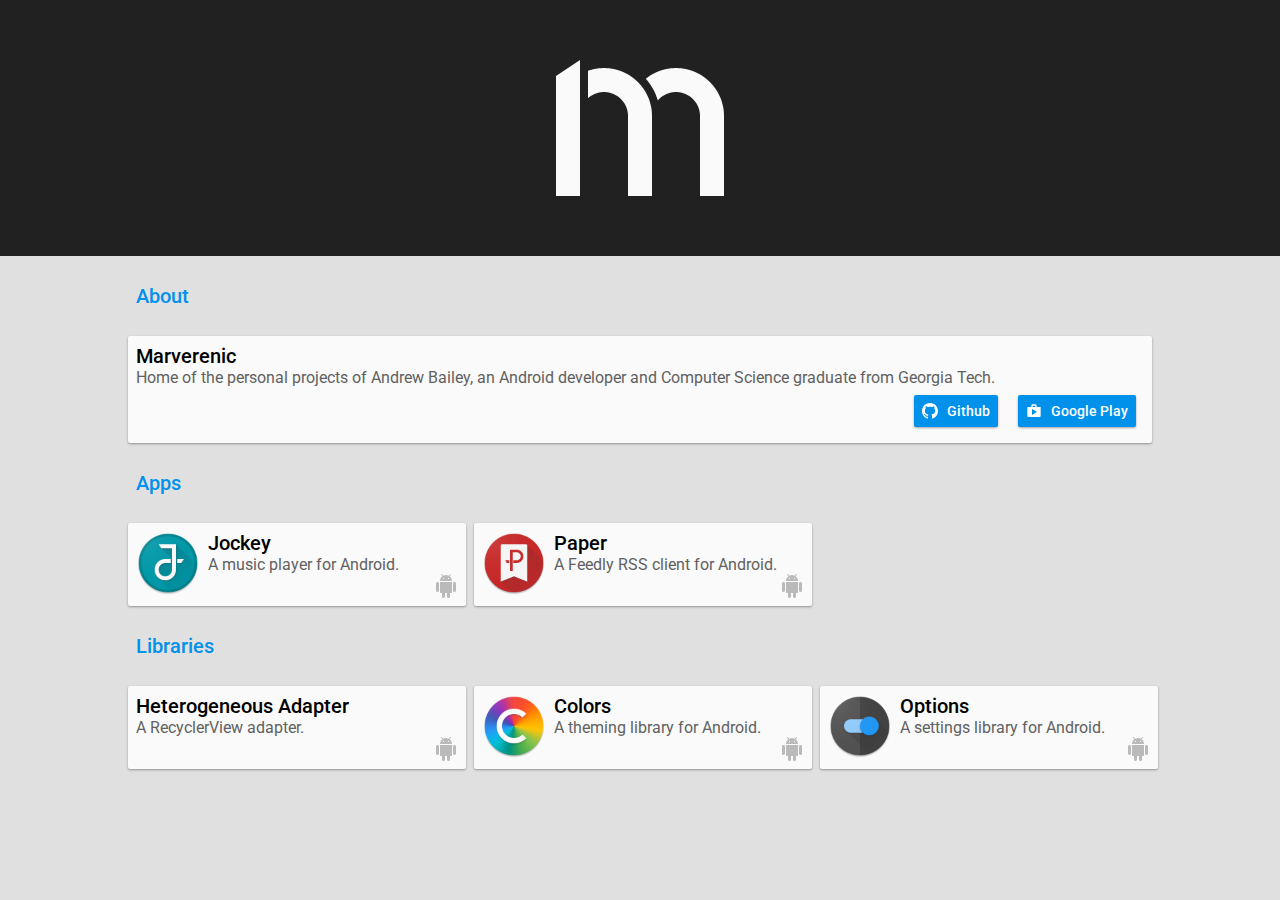
<file: index.html>
<html>

    <head>
        <title>Marverenic</title>
        <link href="/styles.css" rel="stylesheet"/>
        <link rel="icon" href="/img/favicon.png" type="image/png" sizes="16x16">
    </head>

    <body>

        <div class="header">
            <div class="content">
                <img src="/img/marverenic-logo.png"/>
            </div>
        </div>

        <div id="about" class="content">
            <p class="subhead">About</p>
            <div class="card">
                <h1>Marverenic</h1>
                <p class="caption">
                    Home of the personal projects of Andrew Bailey, an Android developer and Computer Science graduate from Georgia Tech.
                </p>

                <div style="text-align: right">
                    <a href="https://github.com/marverenic" class="button">
                        <img height="16px" src="/img/symbol_github_white.svg"/>
                        &nbsp;
                        Github
                    </a>
                    <a href="https://play.google.com/store/apps/dev?id=4635763718408730745" class="button">
                        <img height="16px" src="/img/symbol_google_play_white.svg"/>
                        &nbsp;
                        Google Play
                    </a>
                </div>
            </div>
        </div>

        <div id="apps" class="content">
            <p class="subhead">Apps</p>
            <div class="grid">

                <a href="/Jockey/" class="card">
                    <img src="/img/jockey-logo.png" class="thumbnail"/>
                    <h1>Jockey</h1>
                    <p class="caption">A music player for Android.</p>
                    <img src="/img/symbol_android.svg" class="mark"/>
                </a>

                <a href="/Paper/" class="card">
                    <img src="/img/paper-logo.png" class="thumbnail"/>
                    <h1>Paper</h1>
                    <p class="caption">A Feedly RSS client for Android.</p>
                    <img src="/img/symbol_android.svg" class="mark"/>
                </a>

            </div>
        </div>

        <div id="libraries" class="content">
            <p class="subhead">Libraries</p>
            <div class="grid">

                <a href="https://github.com/marverenic/HeterogeneousAdapter" class="card">
                    <h1>Heterogeneous Adapter</h1>
                    <p class="caption">A RecyclerView adapter.</p>
                    <img src="/img/symbol_android.svg" class="mark"/>
                </a>

                <a href="https://github.com/marverenic/Colors" class="card">
                    <img src="/img/colors-logo.png" class="thumbnail"/>
                    <h1>Colors</h1>
                    <p class="caption">A theming library for Android.</p>
                    <img src="/img/symbol_android.svg" class="mark"/>
                </a>

                <a href="https://github.com/marverenic/Options" class="card">
                    <img src="/img/options-logo.png" class="thumbnail"/>
                    <h1>Options</h1>
                    <p class="caption">A settings library for Android.</p>
                    <img src="/img/symbol_android.svg" class="mark"/>
                </a>

            </div>
        </div>

    </body>

</html>
</file>
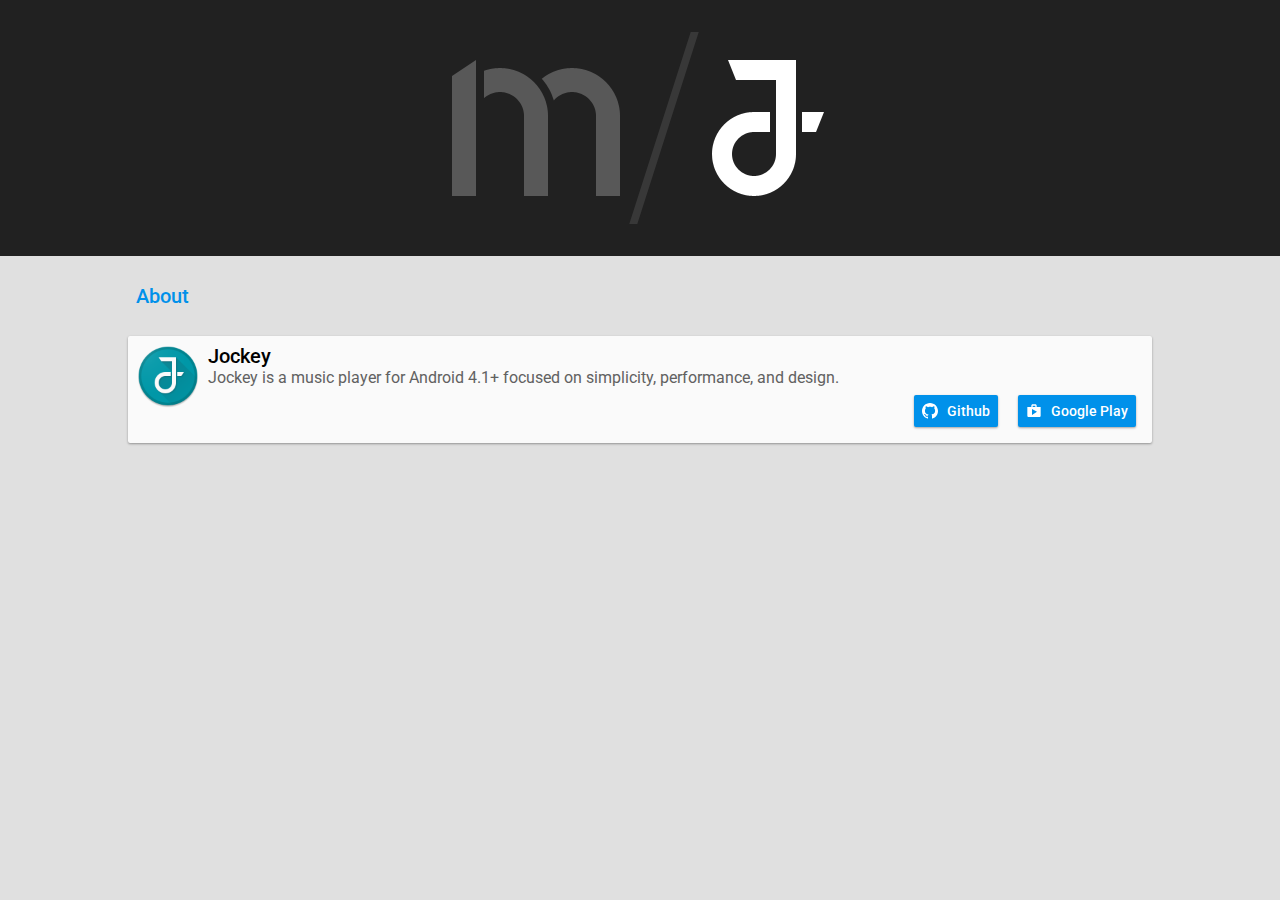
<file: Jockey/index.html>
<html>

    <head>
        <title>Jockey – Marverenic</title>
        <link href="/styles.css" rel="stylesheet"/>
        <link rel="icon" href="/img/favicon.png" type="image/png" sizes="16x16">
    </head>

    <body>

        <div class="header">
            <div class="content">
                <a href="/"><img src="/img/marverenic-logo.png"/></a>
                <img src="/img/header_slash.png" class="separator"/>
                <img src="/img/jockey-shape-logo.png"/>
            </div>
        </div>
        
        <div id="about" class="content">
            <p class="subhead">About</p>
            <div class="card">
                <img src="/img/jockey-logo.png" class="thumbnail"/>
                <h1>Jockey</h1>
                <p class="caption">
                    Jockey is a music player for Android 4.1+ focused on simplicity, performance, and design.
                </p>
                
                <div style="text-align: right">
                    <a href="https://github.com/marverenic/Jockey" class="button">
                        <img height="16px" src="/img/symbol_github_white.svg"/>
                        &nbsp;
                        Github
                    </a>
                    <a href="https://play.google.com/store/apps/details?id=com.marverenic.music" class="button">
                        <img height="16px" src="/img/symbol_google_play_white.svg"/>
                        &nbsp;
                        Google Play
                    </a>
                </div>
            </div>
        </div>

    </body>

</html>
</file>
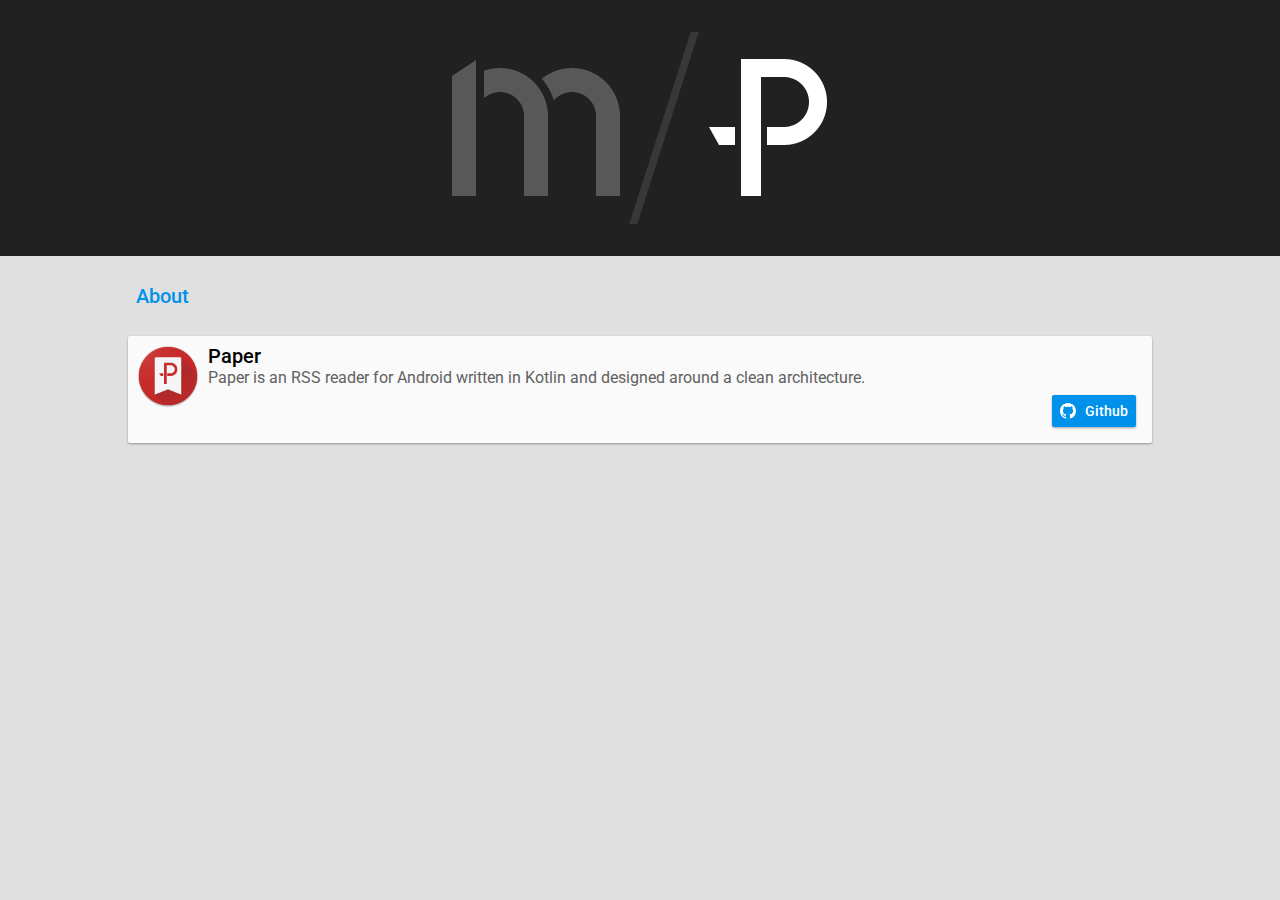
<file: Paper/index.html>
<html>

    <head>
        <title>Paper – Marverenic</title>
        <link href="/styles.css" rel="stylesheet"/>
        <link rel="icon" href="/img/favicon.png" type="image/png" sizes="16x16">
    </head>

    <body>

        <div class="header">
            <div class="content">
                <a href="/"><img src="/img/marverenic-logo.png"/></a>
                <img src="/img/header_slash.png" class="separator"/>
                <img src="/img/paper-shape-logo.png"/>
            </div>
        </div>

        <div id="about" class="content">
            <p class="subhead">About</p>
            <div class="card">
                <img src="/img/paper-logo.png" class="thumbnail"/>
                <h1>Paper</h1>
                <p class="caption">
                    Paper is an RSS reader for Android written in Kotlin and designed around a clean architecture.
                </p>

                <div style="text-align: right">
                    <a href="https://github.com/marverenic/Paper" class="button">
                        <img height="16px" src="/img/symbol_github_white.svg"/>
                        &nbsp;
                        Github
                    </a>
                </div>
            </div>
        </div>

    </body>

</html>
</file>
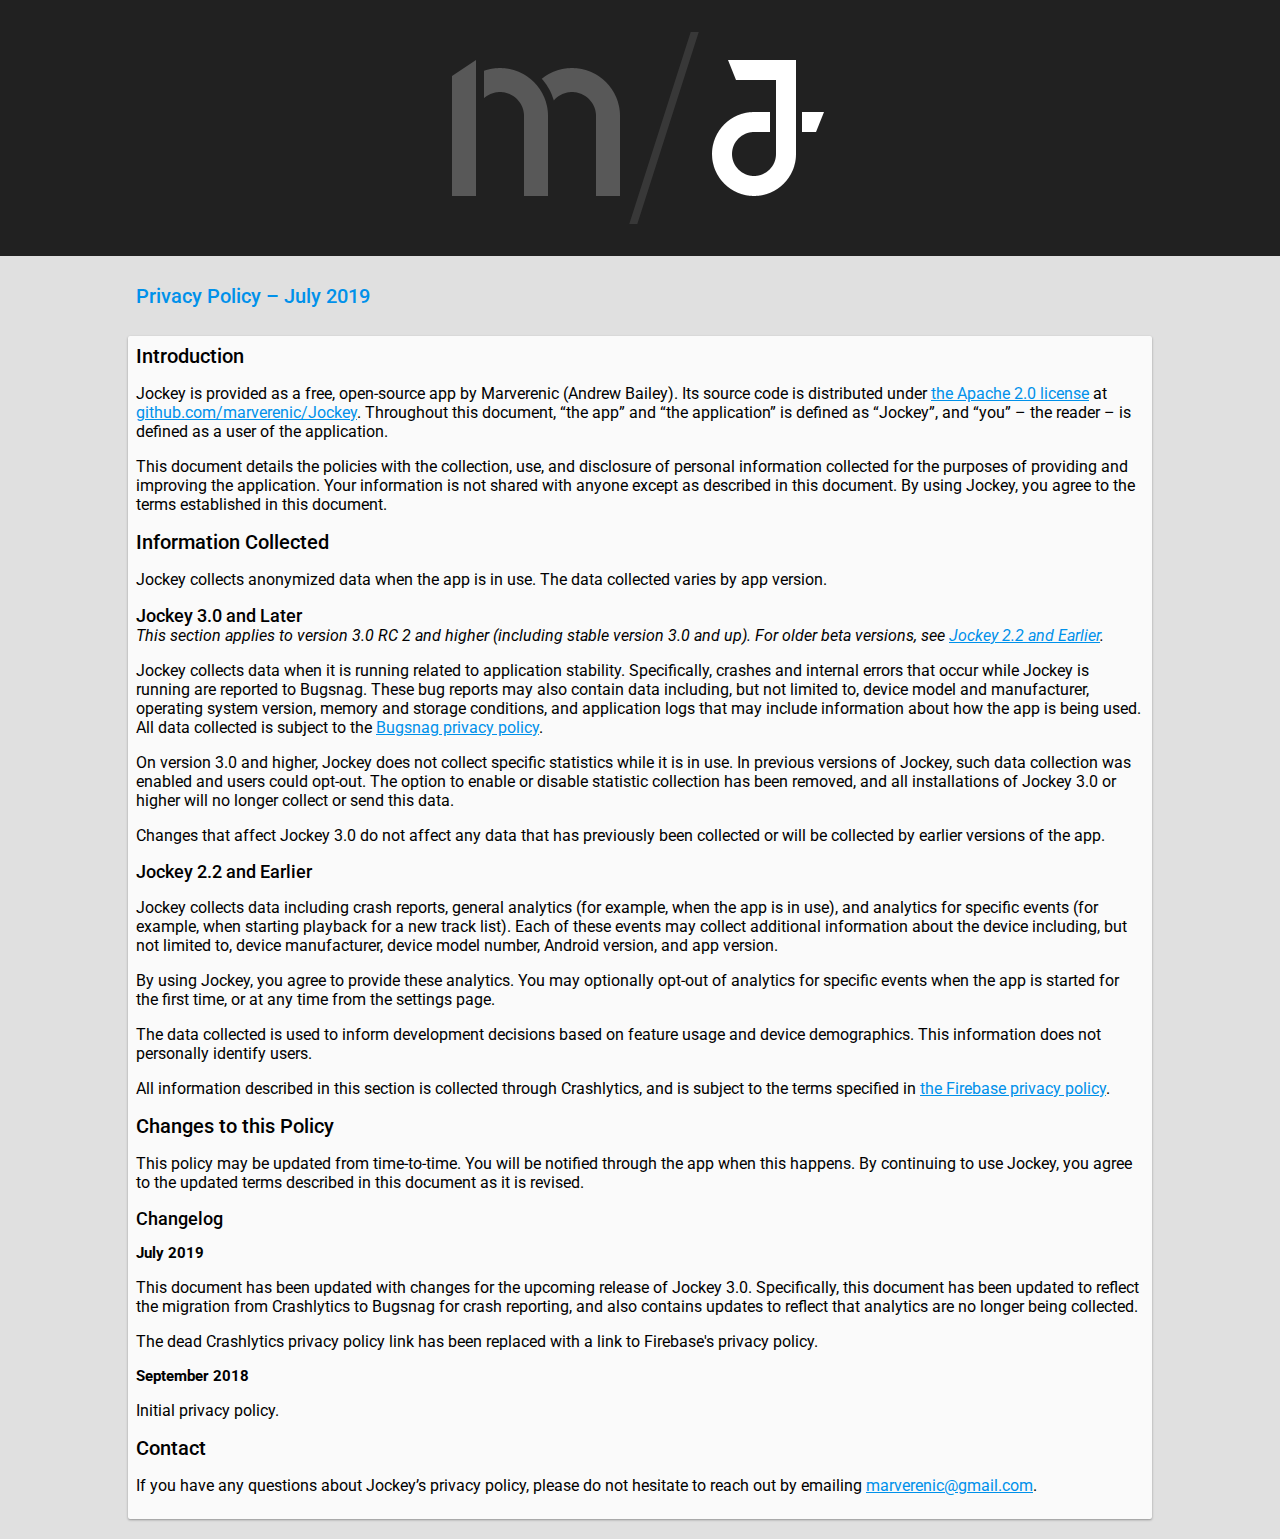
<file: Jockey/privacy-policy.html>
<html>

    <head>
        <title>Jockey Privacy Policy – Marverenic</title>
        <link href="/styles.css" rel="stylesheet"/>
        <link rel="icon" href="/img/favicon.png" type="image/png" sizes="16x16">
    </head>

    <body>

        <div class="header">
            <div class="content">
                <a href="/"><img src="/img/marverenic-logo.png"/></a>
                <img src="/img/header_slash.png" class="separator"/>
                <img src="/img/jockey-shape-logo.png"/>
            </div>
        </div>

        <div id="about" class="content">
            <p class="subhead">Privacy Policy – July 2019</p>
            <div class="card">
                <h1 id="introduction">Introduction</h1>
                <p>
                    Jockey is provided as a free, open-source app by Marverenic (Andrew Bailey). Its source code is distributed under <a href="https://www.apache.org/licenses/LICENSE-2.0">the Apache 2.0 license</a> at <a href="https://github.com/marverenic/Jockey">github.com/marverenic/Jockey</a>. Throughout this document, “the app” and “the application” is defined as “Jockey”, and “you” – the reader – is defined as a user of the application.
                </p>
                <p>
                    This document details the policies with the collection, use, and disclosure of personal information collected for the purposes of providing and improving the application. Your information is not shared with anyone except as described in this document. By using Jockey, you agree to the terms established in this document.
                </p>

                <h1 id="information-collected">Information Collected</h1>
                <p>
                    Jockey collects anonymized data when the app is in use. The data collected varies by app version.
                </p>
                <h2 id="version-3.0">Jockey 3.0 and Later</h2>
                <i>
                    This section applies to version 3.0 RC 2 and higher (including stable version 3.0 and up). For older beta versions, see <a href="#version-2.2">Jockey 2.2 and Earlier</a>.
                </i>
                <p>
                    Jockey collects data when it is running related to application stability. Specifically, crashes and internal errors that occur while Jockey is running are reported to Bugsnag. These bug reports may also contain data including, but not limited to, device model and manufacturer, operating system version, memory and storage conditions, and application logs that may include information about how the app is being used. All data collected is subject to the <a href="https://docs.bugsnag.com/legal/privacy-policy/">Bugsnag privacy policy</a>.
                </p>
                <p>
                    On version 3.0 and higher, Jockey does not collect specific statistics while it is in use. In previous versions of Jockey, such data collection was enabled and users could opt-out. The option to enable or disable statistic collection has been removed, and all installations of Jockey 3.0 or higher will no longer collect or send this data.
                </p>
                <p>
                    Changes that affect Jockey 3.0 do not affect any data that has previously been collected or will be collected by earlier versions of the app.
                </p>
                <h2 id="version-2.2">Jockey 2.2 and Earlier</h2>
                <p>
                    Jockey collects data including crash reports, general analytics (for example, when the app is in use), and analytics for specific events (for example, when starting playback for a new track list). Each of these events may collect additional information about the device including, but not limited to, device manufacturer, device model number, Android version, and app version.
                </p>
                <p>
                    By using Jockey, you agree to provide these analytics. You may optionally opt-out of analytics for specific events when the app is started for the first time, or at any time from the settings page.
                </p>
                <p>
                    The data collected is used to inform development decisions based on feature usage and device demographics. This information does not personally identify users.
                </p>
                <p>
                    All information described in this section is collected through Crashlytics, and is subject to the terms specified in <a href="https://firebase.google.com/support/privacy">the Firebase privacy policy</a>.
                </p>

                <h1 id="updates">Changes to this Policy</h1>
                <p>
                    This policy may be updated from time-to-time. You will be notified through the app when this happens. By continuing to use Jockey, you agree to the updated terms described in this document as it is revised.
                </p>

                <h2 id="changelog">Changelog</h2>
                <h3>July 2019</h3>
                <p>
                    This document has been updated with changes for the upcoming release of Jockey 3.0. Specifically, this document has been updated to reflect the migration from Crashlytics to Bugsnag for crash reporting, and also contains updates to reflect that analytics are no longer being collected.
                </p>
                <p>
                    The dead Crashlytics privacy policy link has been replaced with a link to Firebase's privacy policy.
                </p>
                <h3>September 2018</h3>
                <p>
                    Initial privacy policy.
                </p>

                <h1 id="contact">Contact</h1>
                <p>
                    If you have any questions about Jockey’s privacy policy, please do not hesitate to reach out by emailing <a href="mailto:marverenic@gmail.com">marverenic@gmail.com</a>.
                </p>
            </div>
        </div>

    </body>

</html>
</file>
<file: styles.css>
@import url('https://fonts.googleapis.com/css?family=Roboto:400,500');

body {
    font-family: "Roboto", sans-serif;
    background-color: #E0E0E0;
    padding: 0px 0px 20px 0px;
    margin: 0px;
}

.header {
    width: 100%;
    height: 256px;
    background-color: #212121;
    color: #FAFAFA;
    text-align: center;
}

.header .content {
    margin-top: 0px;
    margin-bottom: 0px;
    font-size: 0px;
}

.header .content p {
    vertical-align: middle;
    line-height: 256px;
    font-size: 128px;
}

.header .content img {
    margin-top: 32px;
    margin-bottom: 32px;
}

.header .separator {
    opacity: 0.1;
    padding-left: 8px;
    padding-right: 8px;
}

.header a {
    opacity: 0.25;
    transition: all 0.3s;
}

.header a:hover {
    opacity: 0.85;
}

.content {
    max-width: 1024px;
    margin-left: auto;
    margin-right: auto;
}

.subhead {
    color: #0091EA;
    font-weight: 500;
    font-size: 20px;
    padding: 8px;
}

.grid {
    display: grid;
    grid-template-columns: 33% 33% 33%;
    grid-gap: 8px;
}

.card {
    color: black;
    text-decoration: none;
    background-color: #FAFAFA;
    padding: 8px;
    -webkit-border-radius: 2px;
    border-radius: 2px;
    box-shadow: 0 1px 3px rgba(0,0,0,0.12), 0 1px 2px rgba(0,0,0,0.24);
    transition: all 0.3s;
}

a.card:hover {
    box-shadow: 0 3px 6px rgba(0,0,0,0.16), 0 3px 6px rgba(0,0,0,0.23);
}

.card h1 {
    margin: 0px;
    font-size: 20px;
    font-weight: 500;
}

.card h2 {
    margin: 0px;
    font-size: 18px;
    font-weight: 500;
}

.card h3 {
    font-size: 15px;
    font-weight: 700;
}

.card a {
    color: 0091EA;
}

.card a:hover {
    color: 00B0FF;
}

.card a:active {
    color: 0277BD;
}

.thumbnail {
    width: 64px;
    height: 64px;
    float: left;
    margin-right: 8px;
}

.caption {
    margin: 0px;
    font-size: 16px;
    color: #616161;
}

.button {
    float: none;
    display: inline-block;
    background-color: #0091EA;
    color: white;
    font-weight: 500;
    font-size: 14px;
    text-decoration: none;
    margin: 8px;
    padding: 8px;
    -webkit-border-radius: 2px;
    border-radius: 2px;
    box-shadow: 0 1px 3px rgba(0,0,0,0.12), 0 1px 2px rgba(0,0,0,0.24);
    transition: all 0.3s;
}

a.button:link, a.button:visited, a.button:hover, a.button:active {
    color: white;
}

.button img {
    vertical-align: text-top;
}

.button:hover {
    box-shadow: 0 3px 6px rgba(0,0,0,0.16), 0 3px 6px rgba(0,0,0,0.23);
}

.mark {
    float: right;
    opacity: 0.25;
    transition: all 0.3s;
}

.card:hover .mark {
    opacity: 0.33;
}
</file>
